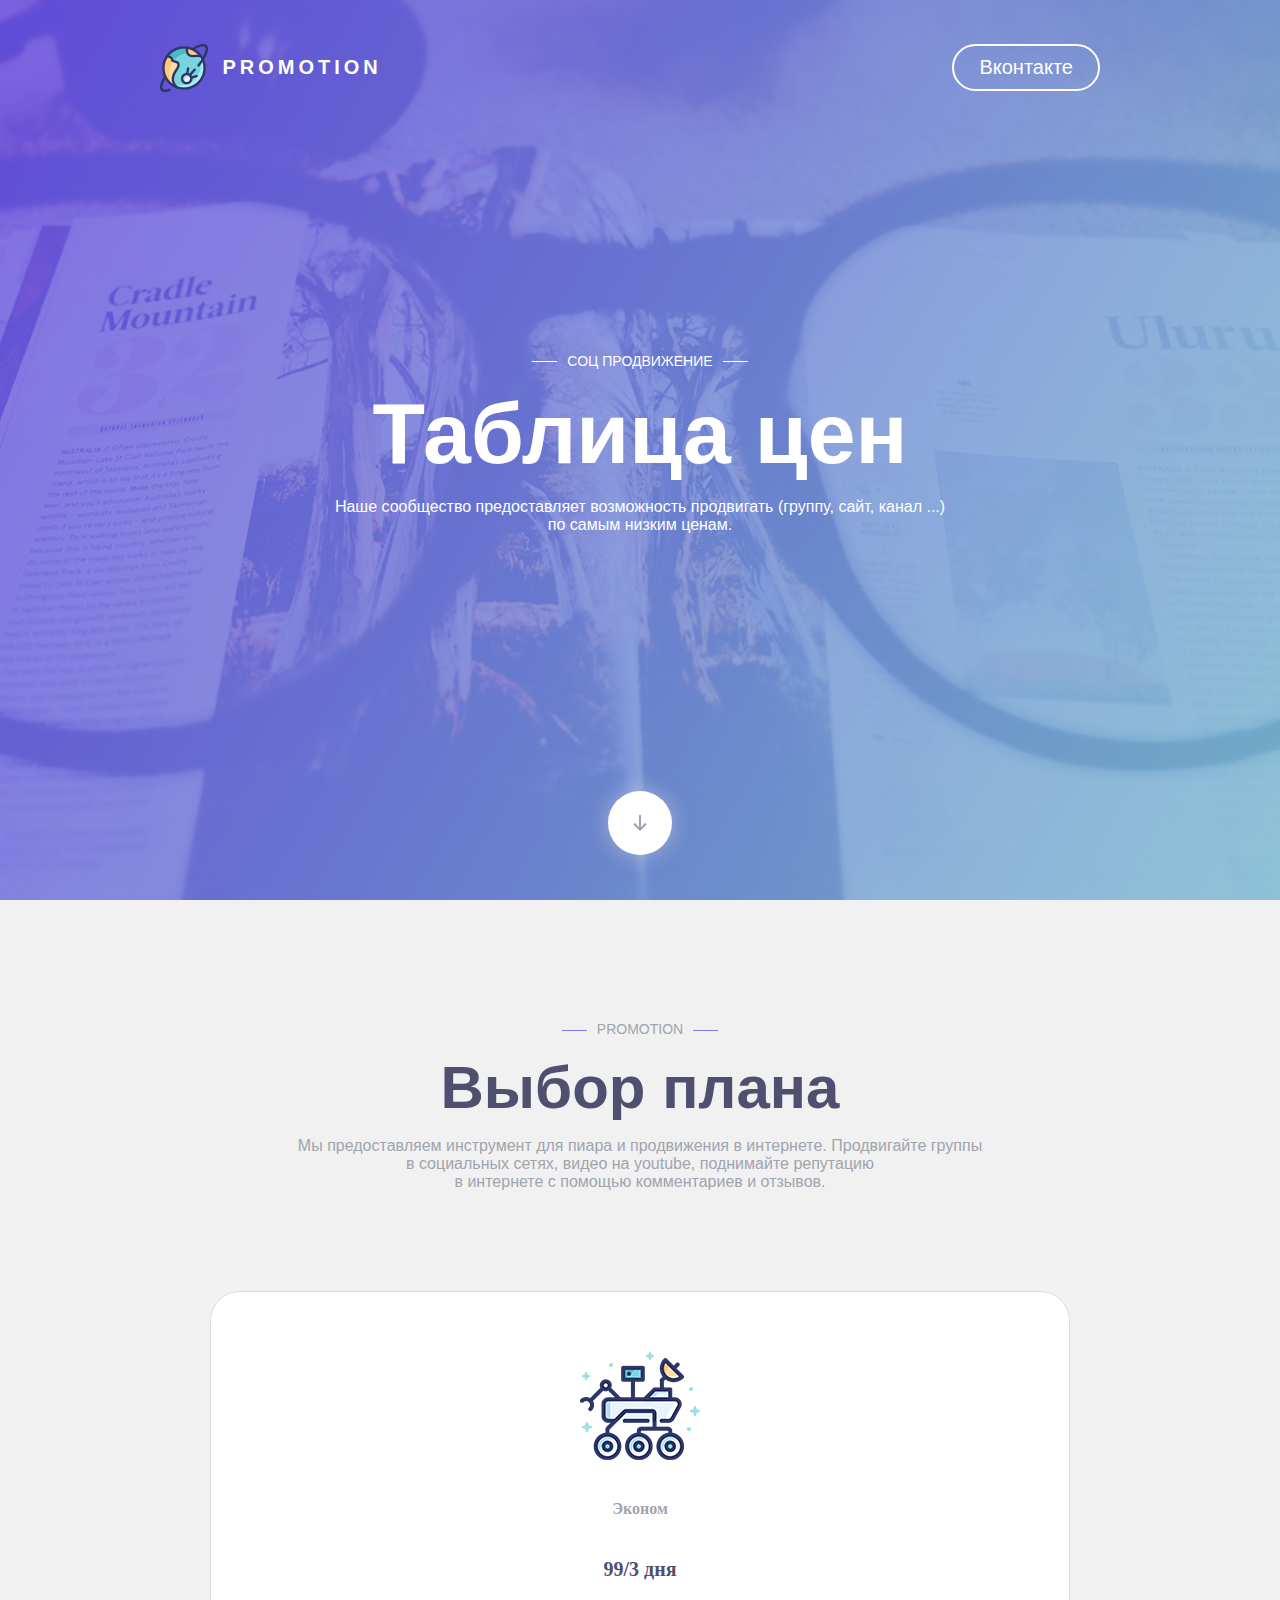
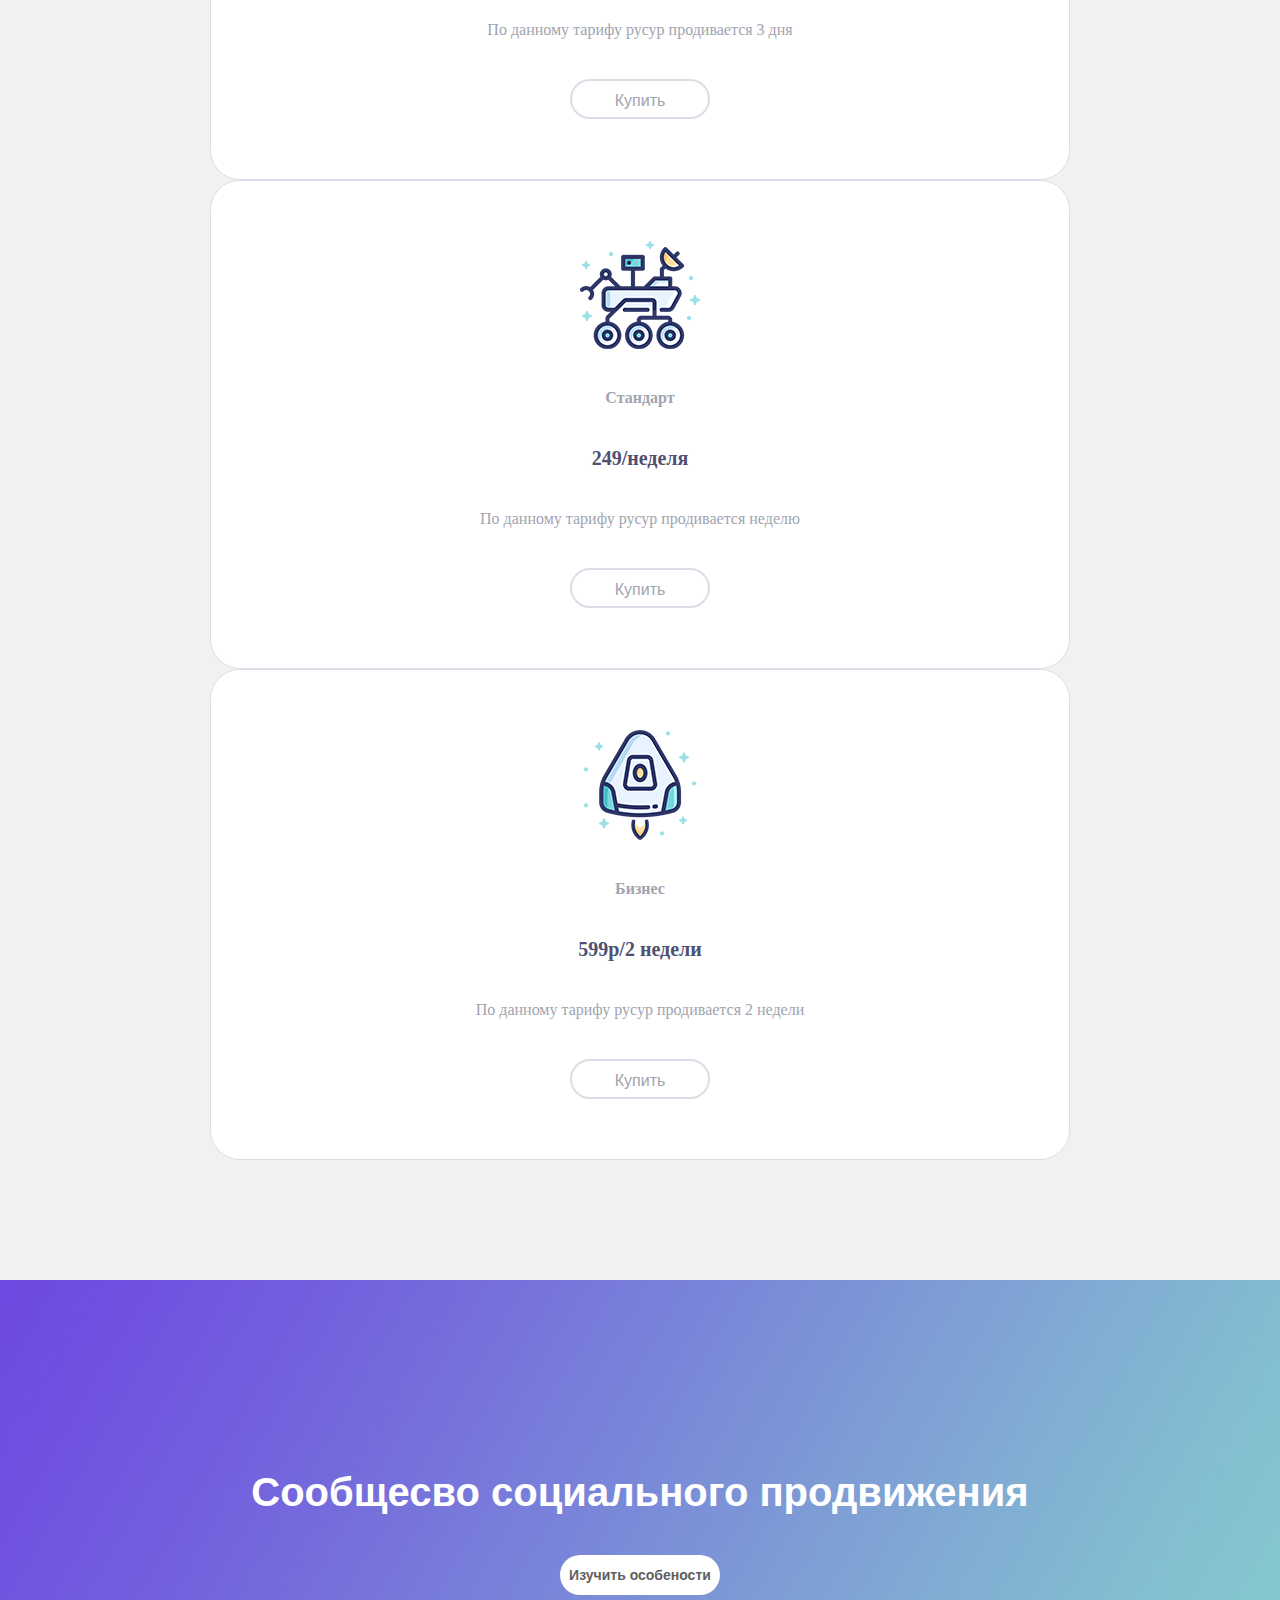
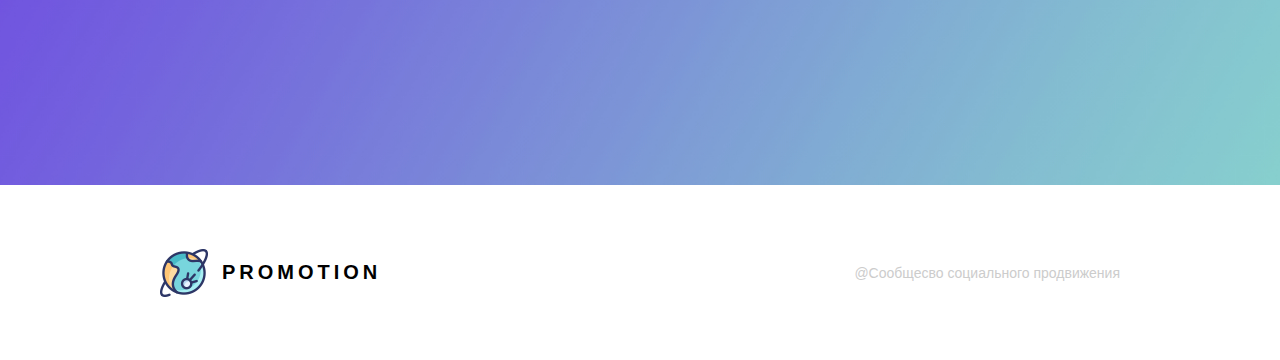
<file: MyProject/index.html>
<!DOCTYPE html>
<html lang="en">
<head>
    <meta charset="UTF-8">
    <meta name="viewport" content="width=device-width, initial-scale=1.0">
    <meta http-equiv="X-UA-Compatible" content="ie=edge">
    <title>Document</title>
    <link rel="stylesheet" href="css/style.css">
</head>
    <body>
        <header>
            <div class="heading">
                <div class="logo">
                    <img src="img/logo.png" alt="logo">
                    <p>Promotion</p>
                </div>
                <a href="https://vk.com/projectmyhome" class="vk">Вконтакте</a>
            </div>
            <div class="title">
                <span>соц продвижение</span>
                <h1>Таблица цен</h1>
                <p>Наше сообщество предоставляет возможность продвигать (группу, сайт, канал ...) <br> по самым низким ценам.</p>
            </div>
            <div class="arrow">
                <img src="img/arrow.png" alt="arrow">
            </div>
        </header>
        <section class="plan">
            <div class="titles">
                <span>Promotion</span>
                <h1>Выбор плана</h1>
                <p>Мы предоставляем инструмент для пиара и продвижения в интернете. Продвигайте группы <br> в социальных сетях, видео на youtube, поднимайте репутацию <br> в интернете с помощью комментариев и отзывов. </p>
            </div>
            <div class="container">
                <div class="cards">
                    <div class="card">
                        <div class="block-img"><img src="img/2.png" alt=""></div>
                        <h4>Эконом</h4>
                        <span>99/3 дня</span>
                        <p>По данному тарифу русур продивается 3 дня</p>
                        <a href="https://smart-payment.ru/app/products/purchase/45113">Купить</a>
                    </div>
                    <div class="card">
                        <div class="block-img"><img src="img/2.png" alt=""></div>
                        <h4>Стандарт</h4>
                        <span>249/неделя</span>
                        <p>По данному тарифу русур продивается неделю</p>
                        <a href="https://smart-payment.ru/app/products/purchase/45113">Купить</a>
                    </div>
                    <div class="card">
                        <div class="block-img"><img src="img/3.png" alt=""></div>
                        <h4>Бизнес</h4>
                        <span>599р/2 недели</span>
                        <p>По данному тарифу русур продивается 2 недели</p>
                        <a href="https://smart-payment.ru/app/products/purchase/45113">Купить</a>
                    </div>
                </div>
            </div>
        </section>

        <section class="map">

            <div class="titles__item">

                <h1>Сообщесво социального продвижения</h1>
                <a href="https://vk.com/projectmyhome">Изучить особености</a>
            </div>

        </section>
        <footer>
            <div class="heading">
                <div class="logo">
                    <img src="img/logo.png" alt="logo">
                    <p>Promotion</p>
                </div>
                <p>@Сообщесво социального продвижения</p>
            </div>
        </footer>
        
        <script
            src="https://code.jquery.com/jquery-3.4.1.min.js"
            integrity="sha256-CSXorXvZcTkaix6Yvo6HppcZGetbYMGWSFlBw8HfCJo="
            crossorigin="anonymous">
        </script>

        <link rel="stylesheet" href="slick/slick-theme.css">
        <link rel="stylesheet" href="slick/slick.css">
        <script src="slick/slick.min.js"></script>

        <script>
            $(document).ready(function(){
                $('.cards').slick({
                    infinite: true,
                    slidesToShow: 3,
                    slidesToScroll: 3,
                    responsive: [
                        {
                        breakpoint: 1399,
                        settings: {
                            slidesToShow: 2,
                            prevArrow: '<button class="prev btn-arrow">&gt;</button>',
                            nextArrow: '<button class="next btn-arrow">&lt;</button>',
                            slidesToScroll: 1,
                            infinite: true,
                        }
                        },
                        {
                        breakpoint: 699,
                        settings: {
                            slidesToShow: 1,
                            prevArrow: '<button class="prev btn-arrow">&gt;</button>',
                            nextArrow: '<button class="next btn-arrow">&lt;</button>',
                            slidesToScroll: 1
                        }
                        },
                    ]
                });
            });
            
            $('.arrow').on("click", function() {
                $('html, body').animate({scrollTop: $(".plan").offset().top}, 1000);
            });



        </script>
        
    </body>
</html>
</file>
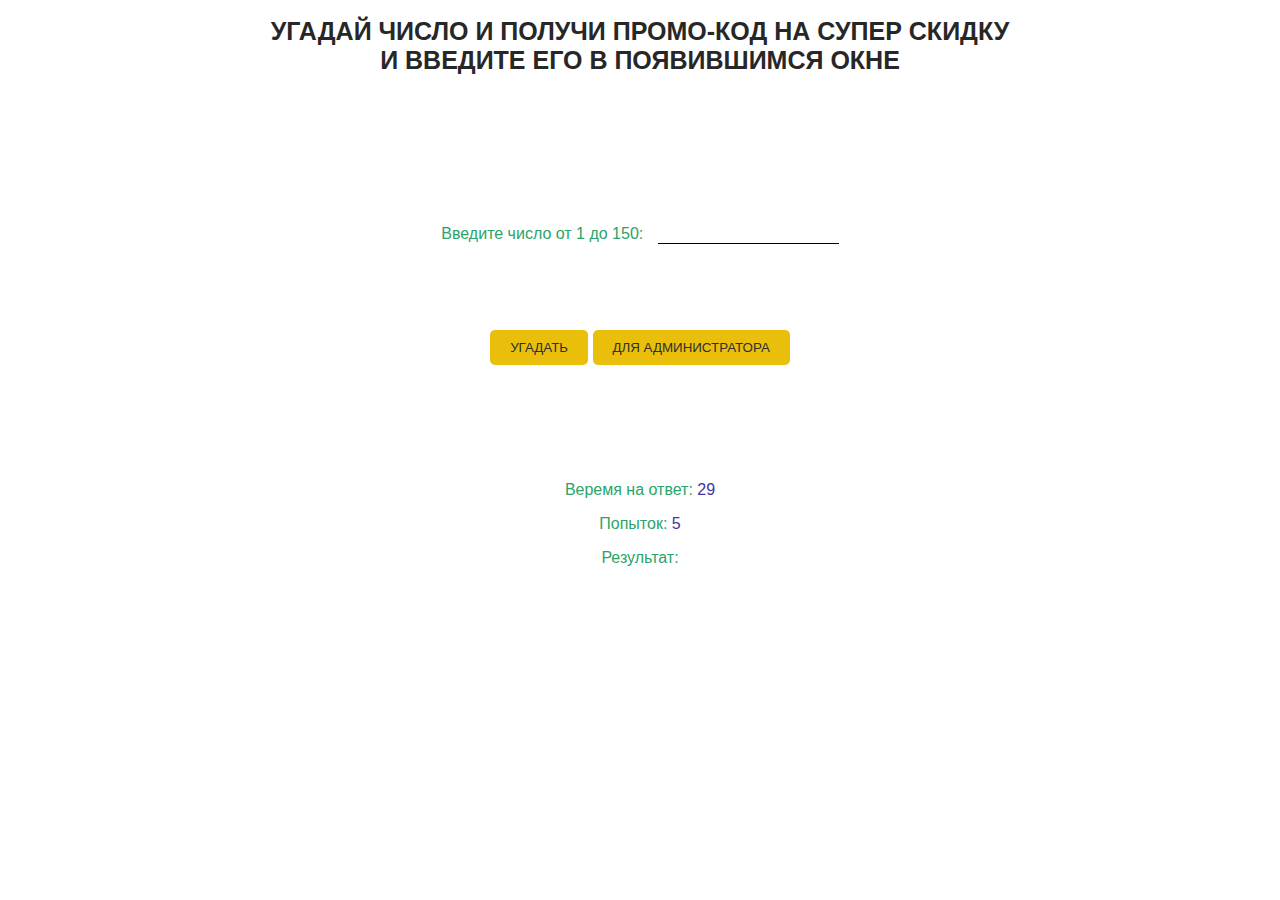
<file: Program/index.html>
<!DOCTYPE html>
<html lang="en">
<head>
  <meta charset="UTF-8">
  <title>Document</title>
  <link rel="stylesheet" href="css/main.css">
  <script src="main.js" defer></script>
</head>
  <body>
    
    <div class="block">
      <div class="block-color">
        <div class="content">
          <h3 id="close">&times;</h3>
          <h2>Настройки</h2>
          <p>Время: <input type="text" id="inp1"></p>
          <p>Попытки: <input type="text" id="inp2"></p>
          <button id="BtnAdmin">Применить</button>
          <button id="BtnNum">Узнать число</button>
        </div>
      </div>
    </div>
    
    
     <h1>Угадай число и получи промо-код на супер скидку <br> и введите его в появившимся окне</h1>
    <div class="game">
      <p class="p-text">Введите число от 1 до 150: <input type="text" id="inp"></p>
      <button id="btn">Угадать</button>
      <button id="btn1">Для администратора</button>
      <p>Веремя на ответ: <span id="timer">30</span></p>
      <p>Попыток: <span id="num">5</span></p>
      <p>Результат: <span id="out"></span></p>
    </div>
  </body>
</html>
</file>
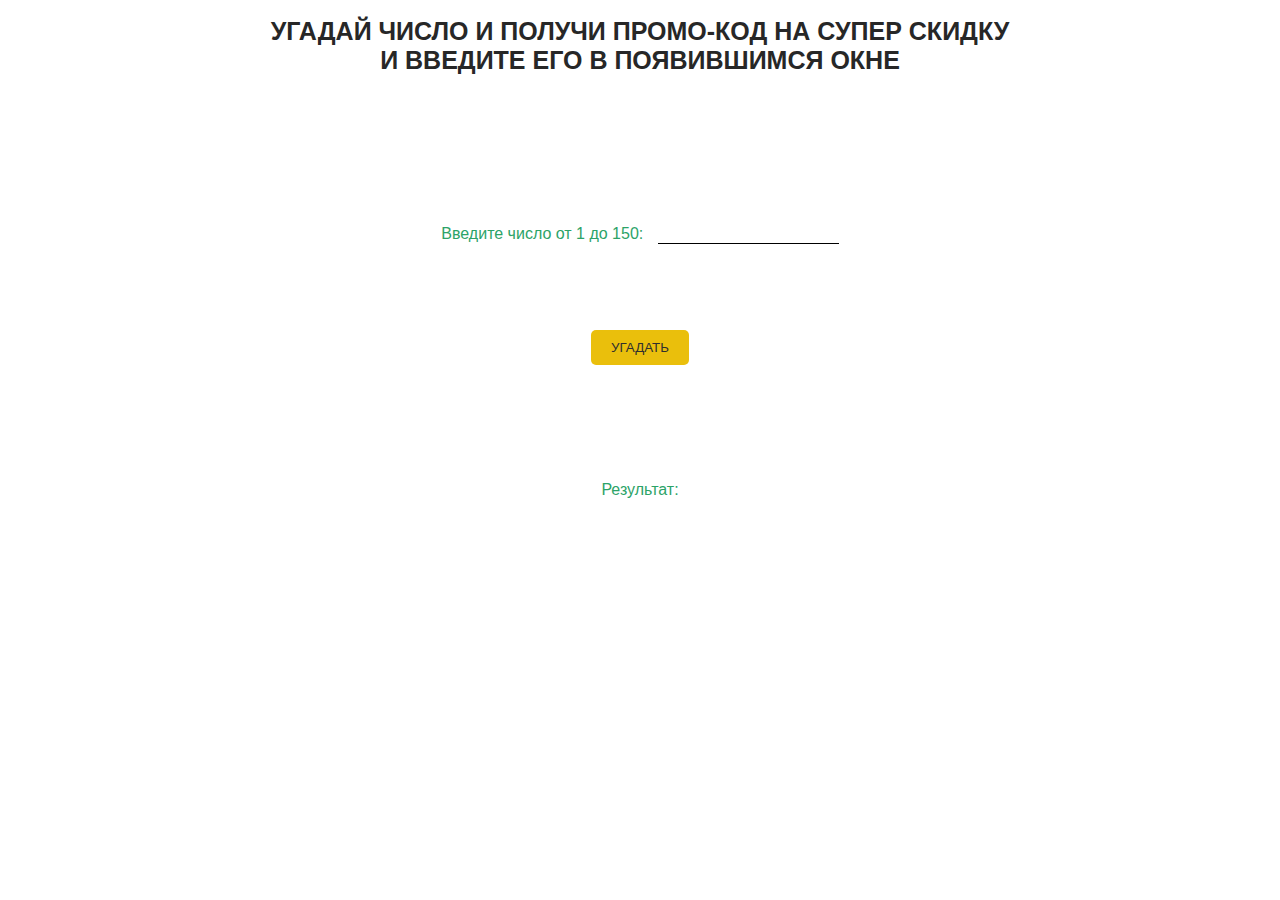
<file: project/index.html>
<!DOCTYPE html>
<html lang="en">
<head>
  <meta charset="UTF-8">
  <title>Document</title>
  <link rel="stylesheet" href="css/main.css">
  <script src="main.js" defer></script>
</head>
  <body>
     <h1>Угадай число и получи промо-код на супер скидку <br> и введите его в появившимся окне</h1>
    <div class="game">
      <p class="p-text">Введите число от 1 до 150: <input type="text" id="inp"></p>
      <button id="btn">Угадать</button>
      <p id="result">Результат: <span id="out"></span></p>
    </div>
  </body>
</html>
</file>
<file: MyProject/css/style.css>
* {
  margin: 0;
  padding: 0;
  box-sizing: border-box;
  outline: none;
  transition: 0.5s;
}
a {
  text-decoration: none;
}
button {
  border: none;
}
body {
  font-family: Arial, sans-serif;
}
header {
  background: url(../img/bg.jpg) no-repeat center top / cover;
  height: 100vh;
  display: flex;
  flex-direction: column;
  justify-content: space-between;
}
.heading {
  width: 75%;
  height: 15vh;
  margin: 0 auto;
  display: flex;
  justify-content: space-between;
  align-items: center;
}
.heading .vk {
  color: #fff;
  font-size: 20px;
  display: block;
  padding: 10px 25px;
  border: 2px solid #fff;
  border-radius: 100px;
  margin: 20px;
}
.heading .vk:hover {
  background: #9172e8;
  border: 2px solid #9172e8;
}
.logo img,
.logo p {
  display: inline-block;
  vertical-align: middle;
}
.logo p {
  color: #fff;
  font-size: 20px;
  text-transform: uppercase;
  font-weight: bold;
  letter-spacing: .2em;
}
.logo p {
  margin-left: 10px;
}
.title {
  text-align: center;
  color: #fff;
  font-size: 14px;
  margin-bottom: 40px;
}
.title span {
  text-transform: uppercase;
}
.title span::after {
  content: '';
  display: inline-block;
  width: 25px;
  height: 1px;
  background: #fff;
  vertical-align: middle;
  margin-left: 10px;
}
.title span::before {
  content: '';
  display: inline-block;
  width: 25px;
  height: 1px;
  background: #fff;
  vertical-align: middle;
  margin-right: 10px;
}
.title h1 {
  font-size: 86px;
  margin: 15px 0;
}
.title p {
  font-size: 16px;
}
.arrow {
  width: 64px;
  height: 64px;
  box-shadow: 0 0 19px 2px rgba(204, 204, 223, 0.5);
  border-radius: 50%;
  background: #ffffff;
  display: flex;
  justify-content: center;
  align-items: center;
  margin: 0 auto;
  margin-bottom: 45px;
  cursor: pointer;
}
.plan {
  padding: 120px 0;
  background: #f1f1f1;
}
.plan .titles {
  text-align: center;
}
.plan .titles span {
  color: #9fa4af;
  font-size: 14px;
  text-transform: uppercase;
}
.plan .titles h1 {
  color: #4f4f6f;
  font-size: 60px;
  margin: 15px 0;
}
.plan .titles p {
  color: #9fa4af;
  font-size: 16px;
}
.plan .titles span::after {
  content: '';
  display: inline-block;
  width: 25px;
  height: 1px;
  background: #9172e8;
  vertical-align: middle;
  margin-left: 10px;
}
.plan .titles span::before {
  content: '';
  display: inline-block;
  width: 25px;
  height: 1px;
  background: #9172e8;
  vertical-align: middle;
  margin-right: 10px;
}
.plan .cards {
  margin-top: 100px;
}
.card {
  text-align: center;
  background: #fff;
  border-radius: 30px;
  border: 1px solid #dbdee6;
  display: flex;
  flex-direction: column;
  justify-content: center;
  padding: 60px 20px;
  margin: 0 50px;
}
.card .block-img {
  display: flex;
  justify-content: center;
  align-items: center;
}
.card h4 {
  color: #9fa4af;
  font-family: "Maven Pro";
  font-size: 16px;
  margin: 40px 0;
}
.card span {
  color: #4f4f6f;
  font-family: "Maven Pro";
  font-size: 20px;
  font-weight: bold;
}
.card p {
  color: #9fa4af;
  font-family: "Maven Pro";
  font-size: 16px;
  margin: 40px 0;
}
.card a {
  display: block;
  width: 140px;
  height: 40px;
  border-radius: 25px;
  border: 2px solid #dbdee6;
  color: #9fa4af;
  text-align: center;
  line-height: 40px;
  margin: 0 auto;
}
.card:hover {
  box-shadow: 0 0 82px 10px rgba(204, 204, 223, 0.71);
}
.card a:hover {
  background-color: #6e45e2;
  border: 2px solid #6e45e2;
  color: #fff;
}
.container {
  width: 75%;
  margin: 0 auto;
}
.btn-arrow {
  width: 40px;
  height: 50px;
  background: transparent;
  font-size: 20px;
  position: absolute;
  top: 50%;
  z-index: 99;
}
.next {
  left: -2rem;
}
.prev {
  right: -2rem;
}
.map {
  background: url(../img/background.jpg) no-repeat center / cover;
}
.titles__item {
  padding: 190px 0;
  text-align: center;
  color: #fff;
  font-size: 20px;
}
.titles__item a {
  width: 160px;
  height: 40px;
  display: block;
  margin: 0 auto;
  font-size: 14px;
  line-height: 40px;
  color: rgb(95, 95, 95);
  border-radius: 25px;
  background: #fff;
  margin-top: 40px;
  cursor: pointer;
  font-weight: bold;
}
.titles__item a:hover {
  background: #9172e8;
  color: #fff;
}
footer .heading .logo p {
  color: #000;
}
footer {
  text-align: center;
  font-size: 14px;
  color: #ccc;
  padding: 20px 0;
}
@media screen and (max-width: 599px) {
  .heading {
    margin-top: 20px;
    height: 10vh;
    flex-direction: column;
  }
  .logo p {
    font-size: 16px;
    letter-spacing:0.1em; 
  }
  .heading .vk {
    padding: 5px 15px;
  }
  .title span{
    font-size: 12px;
    letter-spacing: 0;
  }
  .title h1 {
    font-size: 50px;
  }
  .btn-arrow {
    width: 10px;
    height: 20px;
  }
  .prev {
    right: -1rem;
  }
  .next {
    left: -1rem;
  }
  .card {
    padding: 40px 20px;
    margin: 0 10px;
  }
}
</file>
<file: Program/css/main.css>
body {
  font-family: sans-serif;
}
h1 {
  text-align: center;
  text-transform: uppercase;
  color: #272727;
  font-size: 25px;
}
.game {
  text-align: center;
  margin-top: 150px;
}
p {
  color: #2ca368;
}
input {
  border: none;
  border-bottom: 1px solid #000;
  margin-left: 10px;
  outline: none;
}
button {
  border: none;
  padding: 10px 20px;
  margin-top: 70px;
  cursor: pointer;
  background: #eabf0c;
  color: #2f2f2f;
  outline: none;
  text-transform: uppercase;
  border-radius: 5px;
  margin-bottom: 100px;
}
button:hover {
  background: #c4b60f;
}
span {
  color: #4134a7;
}
.block {
  width: 100%;
  height: 100%;
  position: fixed;
  display: none;
  justify-content: center;
  align-items: center;
  left: 0;
  top: 0;
  opacity: 0;
  background: rgba(0,0,0,.2);
  transition: opacity 0.4s ease-in-out;
}
.block-color {
  background: #fff;
  border-radius: 5px;
}
.content {
  padding: 20px;
  text-align: left;
  text-align: center;
  position: relative;
  z-index: 999;
}
.content button {
  margin-bottom: 20px;
  margin-top: 20px;
}
.content input {
  float: right;
}
h3 {
  font-size: 40px;
  font-weight: bold;
  position: absolute;
  top: -5rem;
  right: -2rem;
  color: #fff;
  cursor: pointer;
}
</file>
<file: project/css/main.css>
body {
  font-family: sans-serif;
}
h1 {
  text-align: center;
  text-transform: uppercase;
  color: #272727;
  font-size: 25px;
}
.game {
  text-align: center;
  margin-top: 150px;
}
p {
  color: #2ca368;
}
input {
  border: none;
  border-bottom: 1px solid #000;
  margin-left: 10px;
  outline: none;
}
button {
  border: none;
  padding: 10px 20px;
  margin-top: 70px;
  cursor: pointer;
  background: #eabf0c;
  color: #2f2f2f;
  outline: none;
  text-transform: uppercase;
  border-radius: 5px;
  margin-bottom: 100px;
}
button:hover {
  background: #c4b60f;
}
span {
  color: #4134a7;
}
</file>
